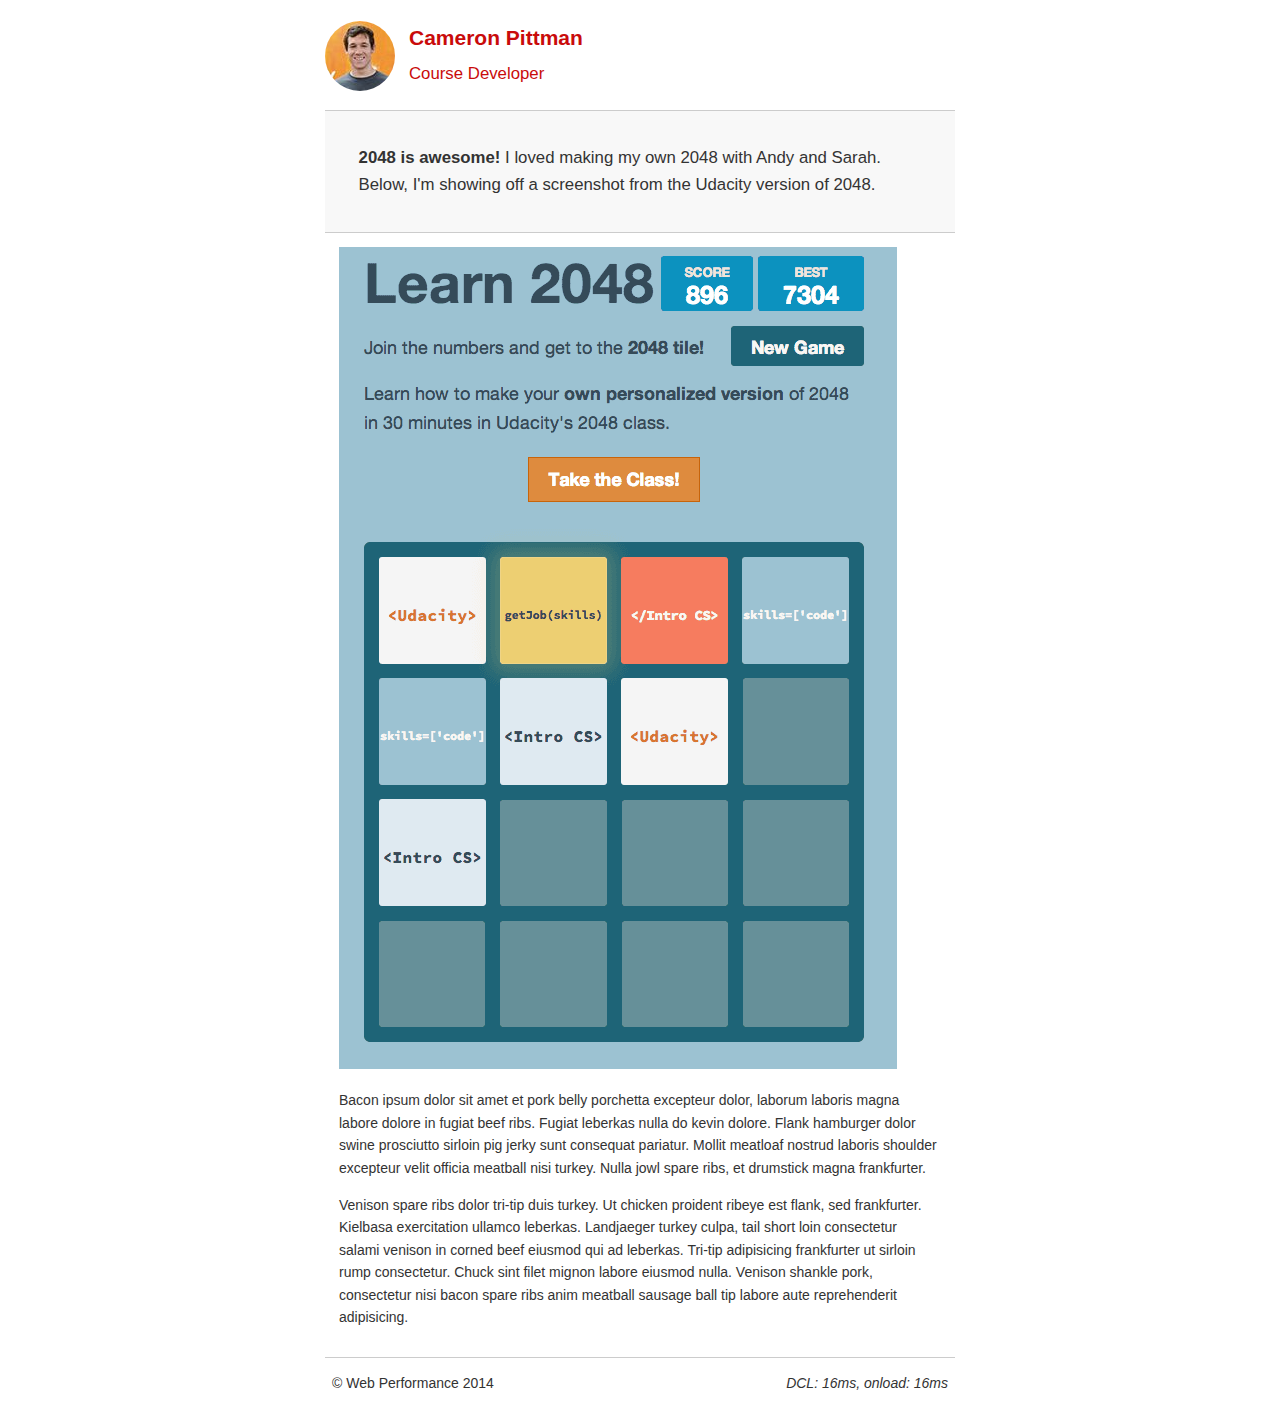
<file: project-2048.html>
<!DOCTYPE html><html lang="en"> <head> <meta charset="utf-8"> <meta name="viewport" content="width=device-width, initial-scale=1"> <meta name="description" content=" FILL ME IN "> <meta name="author" content=" FILL ME IN "> <title>Cameron Pittman: Portfolio</title> <link href="css/style.css" rel="stylesheet"> <link href="css/print.css" rel="stylesheet"> <script>(function(w,g){w['GoogleAnalyticsObject']=g; w[g]=w[g]||function(){(w[g].q=w[g].q||[]).push(arguments)};w[g].l=1*new Date();})(window,'ga'); // Optional TODO: replace with your Google Analytics profile ID. ga('create', 'UA-XXXX-Y'); ga('send', 'pageview'); </script> <script src="//www.google-analytics.com/analytics.js"></script> <script src="js/perfmatters.js"></script> </head> <body> <header> <a href="/"><img src="img/profilepic.jpg"></a> <p>Cameron Pittman<br><span>Course Developer</span></p></header> <div class="container"> <div class="hero"> <strong>2048 is awesome!</strong> I loved making my own 2048 with Andy and Sarah. Below, I'm showing off a screenshot from the Udacity version of 2048. </div><div class="content"> <img class="img-responsive" src="img/2048.png"> <p>Bacon ipsum dolor sit amet et pork belly porchetta excepteur dolor, laborum laboris magna labore dolore in fugiat beef ribs. Fugiat leberkas nulla do kevin dolore. Flank hamburger dolor swine prosciutto sirloin pig jerky sunt consequat pariatur. Mollit meatloaf nostrud laboris shoulder excepteur velit officia meatball nisi turkey. Nulla jowl spare ribs, et drumstick magna frankfurter.</p><p>Venison spare ribs dolor tri-tip duis turkey. Ut chicken proident ribeye est flank, sed frankfurter. Kielbasa exercitation ullamco leberkas. Landjaeger turkey culpa, tail short loin consectetur salami venison in corned beef eiusmod qui ad leberkas. Tri-tip adipisicing frankfurter ut sirloin rump consectetur. Chuck sint filet mignon labore eiusmod nulla. Venison shankle pork, consectetur nisi bacon spare ribs anim meatball sausage ball tip labore aute reprehenderit adipisicing.</p></div><footer> <p>&copy; Web Performance 2014 <span id="crp-stats"></span></p></footer> </body></html>
</file>
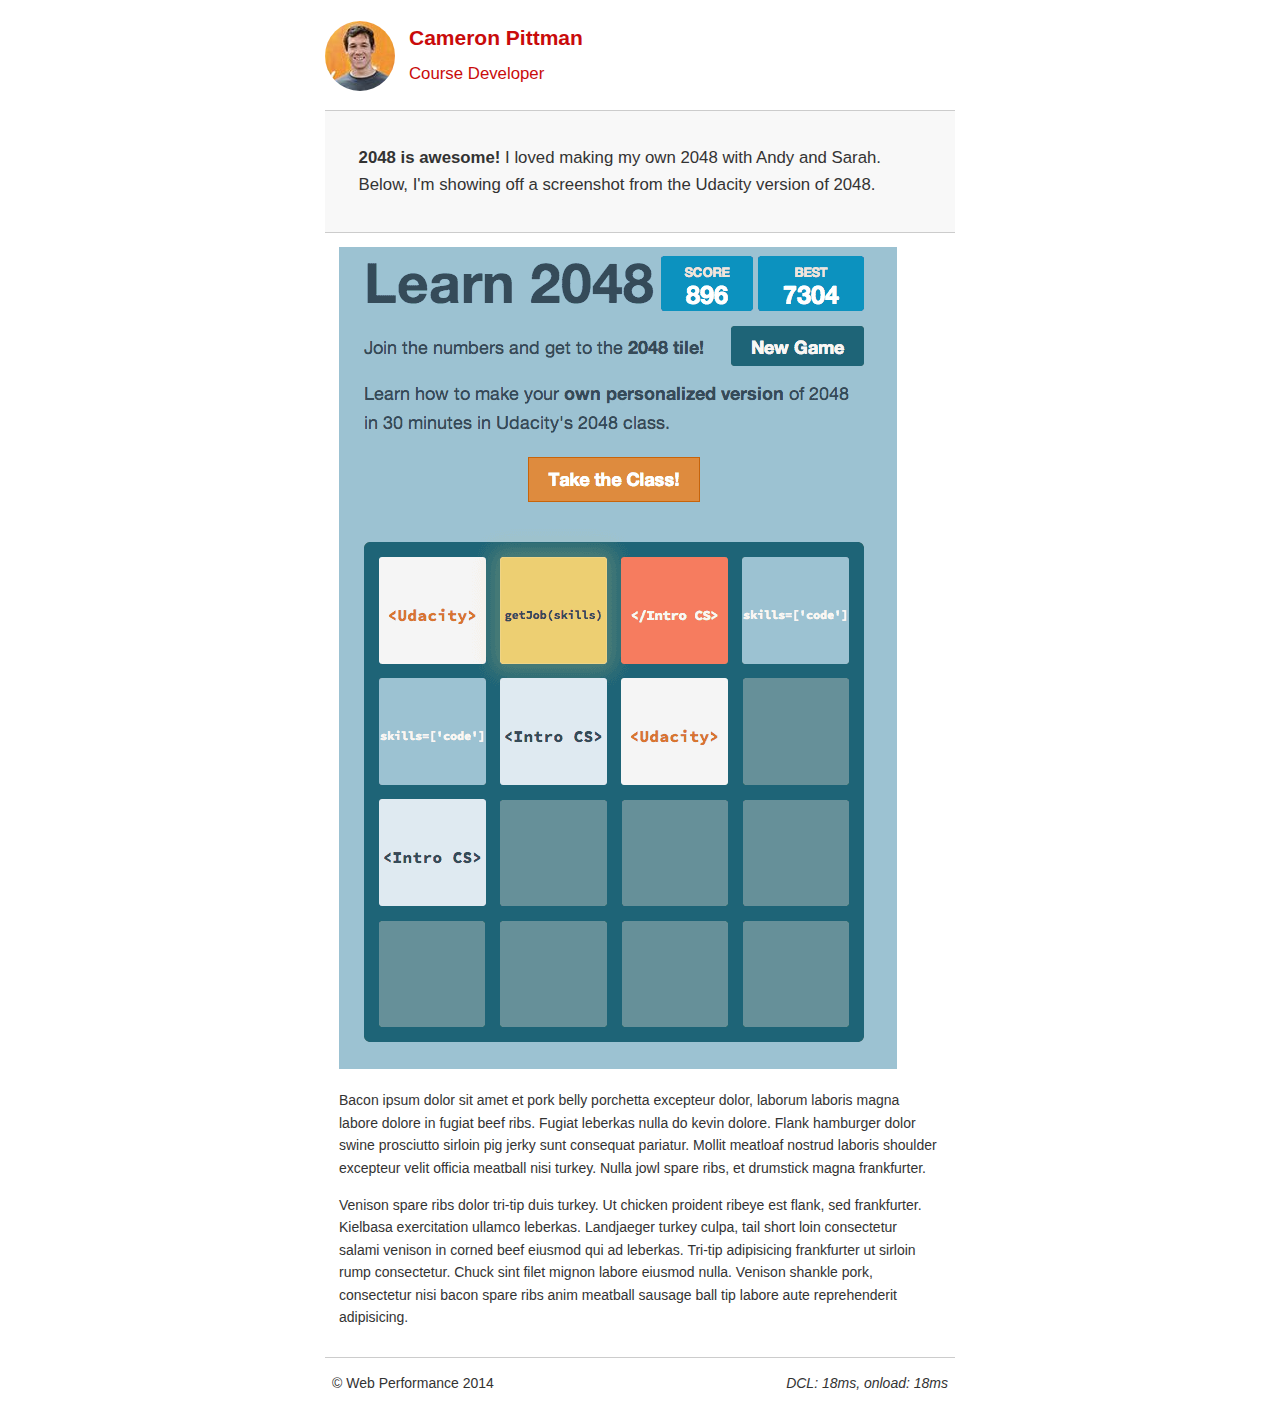
<file: project-2048.nomin.html>
<!DOCTYPE html>
<html lang="en">
  <head>
    <meta charset="utf-8">
    <meta name="viewport" content="width=device-width, initial-scale=1">
    <meta name="description" content=" FILL ME IN ">
    <meta name="author" content=" FILL ME IN ">
    <title>Cameron Pittman: Portfolio</title>

    <!-- Hmm, what is the impact of web fonts on speed? Measure it... -->
    <!-- <link href="//fonts.googleapis.com/css?family=Open+Sans:400,700" rel="stylesheet"> -->

    <link href="css/style.css" rel="stylesheet">
    <link href="css/print.css" rel="stylesheet">

    <script>
      (function(w,g){w['GoogleAnalyticsObject']=g;
      w[g]=w[g]||function(){(w[g].q=w[g].q||[]).push(arguments)};w[g].l=1*new Date();})(window,'ga');

      // Optional TODO: replace with your Google Analytics profile ID.
      ga('create', 'UA-XXXX-Y');
      ga('send', 'pageview');
    </script>
    <script src="//www.google-analytics.com/analytics.js"></script>
    <script src="js/perfmatters.js"></script>
  </head>

  <body>
    <header>
      <a href="/"><img src="img/profilepic.jpg"></a>
      <p>Cameron Pittman<br><span>Course Developer</span></p>
    </header>

    <div class="container">
      <div class="hero">
        <strong>2048 is awesome!</strong> I loved making my own 2048 with Andy and Sarah. Below, I'm showing off a screenshot from the Udacity version of 2048.
      </div>

      <div class="content">

        <img class="img-responsive" src="img/2048.png">

        <p>Bacon ipsum dolor sit amet et pork belly porchetta excepteur dolor, laborum laboris magna labore dolore in fugiat beef ribs. Fugiat leberkas nulla do kevin dolore. Flank hamburger dolor swine prosciutto sirloin pig jerky sunt consequat pariatur. Mollit meatloaf nostrud laboris shoulder excepteur velit officia meatball nisi turkey. Nulla jowl spare ribs, et drumstick magna frankfurter.</p>

        <p>Venison spare ribs dolor tri-tip duis turkey. Ut chicken proident ribeye est flank, sed frankfurter. Kielbasa exercitation ullamco leberkas. Landjaeger turkey culpa, tail short loin consectetur salami venison in corned beef eiusmod qui ad leberkas. Tri-tip adipisicing frankfurter ut sirloin rump consectetur. Chuck sint filet mignon labore eiusmod nulla. Venison shankle pork, consectetur nisi bacon spare ribs anim meatball sausage ball tip labore aute reprehenderit adipisicing.</p>

    </div>

    <footer>
      <p>&copy; Web Performance 2014 <span id="crp-stats"></span></p>
    </footer>
  </body>
</html>
</file>
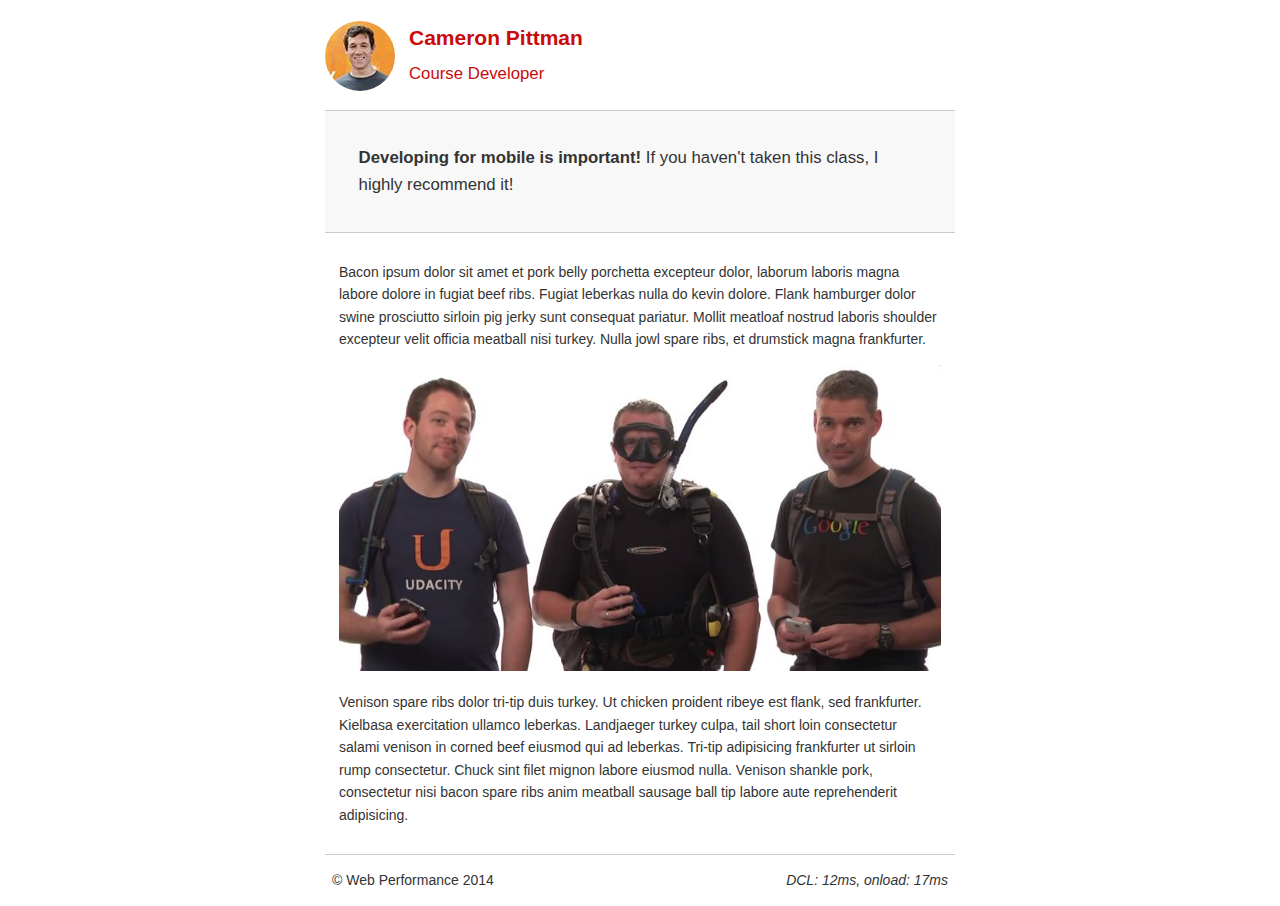
<file: project-mobile.html>
<!DOCTYPE html><html lang="en"> <head> <meta charset="utf-8"> <meta name="viewport" content="width=device-width, initial-scale=1"> <meta name="description" content=" FILL ME IN "> <meta name="author" content=" FILL ME IN "> <title>Cameron Pitman: Portfolio</title> <link href="css/style.css" rel="stylesheet"> <link href="css/print.css" rel="stylesheet"> <script>(function(w,g){w['GoogleAnalyticsObject']=g; w[g]=w[g]||function(){(w[g].q=w[g].q||[]).push(arguments)};w[g].l=1*new Date();})(window,'ga'); // Optional TODO: replace with your Google Analytics profile ID. ga('create', 'UA-XXXX-Y'); ga('send', 'pageview'); </script> <script src="http://www.google-analytics.com/analytics.js"></script> <script async src="js/perfmatters.js"></script> </head> <body> <header> <a href="/"><img src="img/profilepic.jpg"></a> <p>Cameron Pittman<br><span>Course Developer</span></p></header> <div class="container"> <div class="hero"> <strong>Developing for mobile is important!</strong> If you haven't taken this class, I highly recommend it! </div><div class="content"> <p>Bacon ipsum dolor sit amet et pork belly porchetta excepteur dolor, laborum laboris magna labore dolore in fugiat beef ribs. Fugiat leberkas nulla do kevin dolore. Flank hamburger dolor swine prosciutto sirloin pig jerky sunt consequat pariatur. Mollit meatloaf nostrud laboris shoulder excepteur velit officia meatball nisi turkey. Nulla jowl spare ribs, et drumstick magna frankfurter.</p><img src="img/mobilewebdev.jpg"> <p>Venison spare ribs dolor tri-tip duis turkey. Ut chicken proident ribeye est flank, sed frankfurter. Kielbasa exercitation ullamco leberkas. Landjaeger turkey culpa, tail short loin consectetur salami venison in corned beef eiusmod qui ad leberkas. Tri-tip adipisicing frankfurter ut sirloin rump consectetur. Chuck sint filet mignon labore eiusmod nulla. Venison shankle pork, consectetur nisi bacon spare ribs anim meatball sausage ball tip labore aute reprehenderit adipisicing.</p></div><footer> <p>&copy; Web Performance 2014 <span id="crp-stats"></span></p></footer> </body></html>
</file>
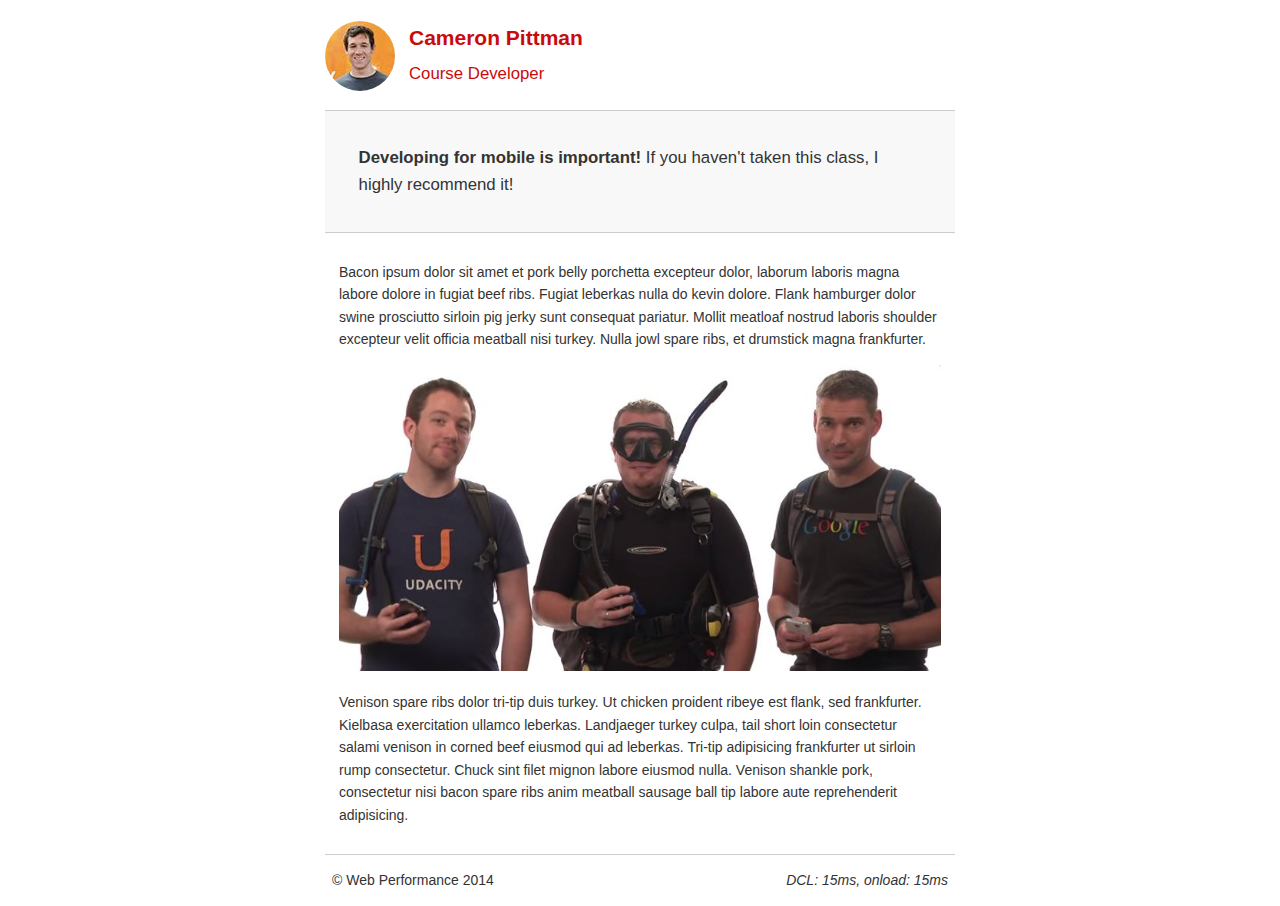
<file: project-mobile.nomin.html>
<!DOCTYPE html>
<html lang="en">
  <head>
    <meta charset="utf-8">
    <meta name="viewport" content="width=device-width, initial-scale=1">
    <meta name="description" content=" FILL ME IN ">
    <meta name="author" content=" FILL ME IN ">
    <title>Cameron Pitman: Portfolio</title>

    <!-- Hmm, what is the impact of web fonts on speed? Measure it... -->
    <!-- <link href="//fonts.googleapis.com/css?family=Open+Sans:400,700" rel="stylesheet"> -->

    <link href="css/style.css" rel="stylesheet">
    <link href="css/print.css" rel="stylesheet">

    <script>
      (function(w,g){w['GoogleAnalyticsObject']=g;
      w[g]=w[g]||function(){(w[g].q=w[g].q||[]).push(arguments)};w[g].l=1*new Date();})(window,'ga');

      // Optional TODO: replace with your Google Analytics profile ID.
      ga('create', 'UA-XXXX-Y');
      ga('send', 'pageview');
    </script>
    <script src="http://www.google-analytics.com/analytics.js"></script>
    <script async src="js/perfmatters.js"></script>
  </head>

  <body>
    <header>
      <a href="/"><img src="img/profilepic.jpg"></a>
      <p>Cameron Pittman<br><span>Course Developer</span></p>
    </header>

    <div class="container">
      <div class="hero">
        <strong>Developing for mobile is important!</strong> If you haven't taken this class, I highly recommend it!
      </div>

      <div class="content">

        <p>Bacon ipsum dolor sit amet et pork belly porchetta excepteur dolor, laborum laboris magna labore dolore in fugiat beef ribs. Fugiat leberkas nulla do kevin dolore. Flank hamburger dolor swine prosciutto sirloin pig jerky sunt consequat pariatur. Mollit meatloaf nostrud laboris shoulder excepteur velit officia meatball nisi turkey. Nulla jowl spare ribs, et drumstick magna frankfurter.</p>

        <img src="img/mobilewebdev.jpg">

        <p>Venison spare ribs dolor tri-tip duis turkey. Ut chicken proident ribeye est flank, sed frankfurter. Kielbasa exercitation ullamco leberkas. Landjaeger turkey culpa, tail short loin consectetur salami venison in corned beef eiusmod qui ad leberkas. Tri-tip adipisicing frankfurter ut sirloin rump consectetur. Chuck sint filet mignon labore eiusmod nulla. Venison shankle pork, consectetur nisi bacon spare ribs anim meatball sausage ball tip labore aute reprehenderit adipisicing.</p>

    </div>

    <footer>
      <p>&copy; Web Performance 2014 <span id="crp-stats"></span></p>
    </footer>
  </body>
</html>
</file>
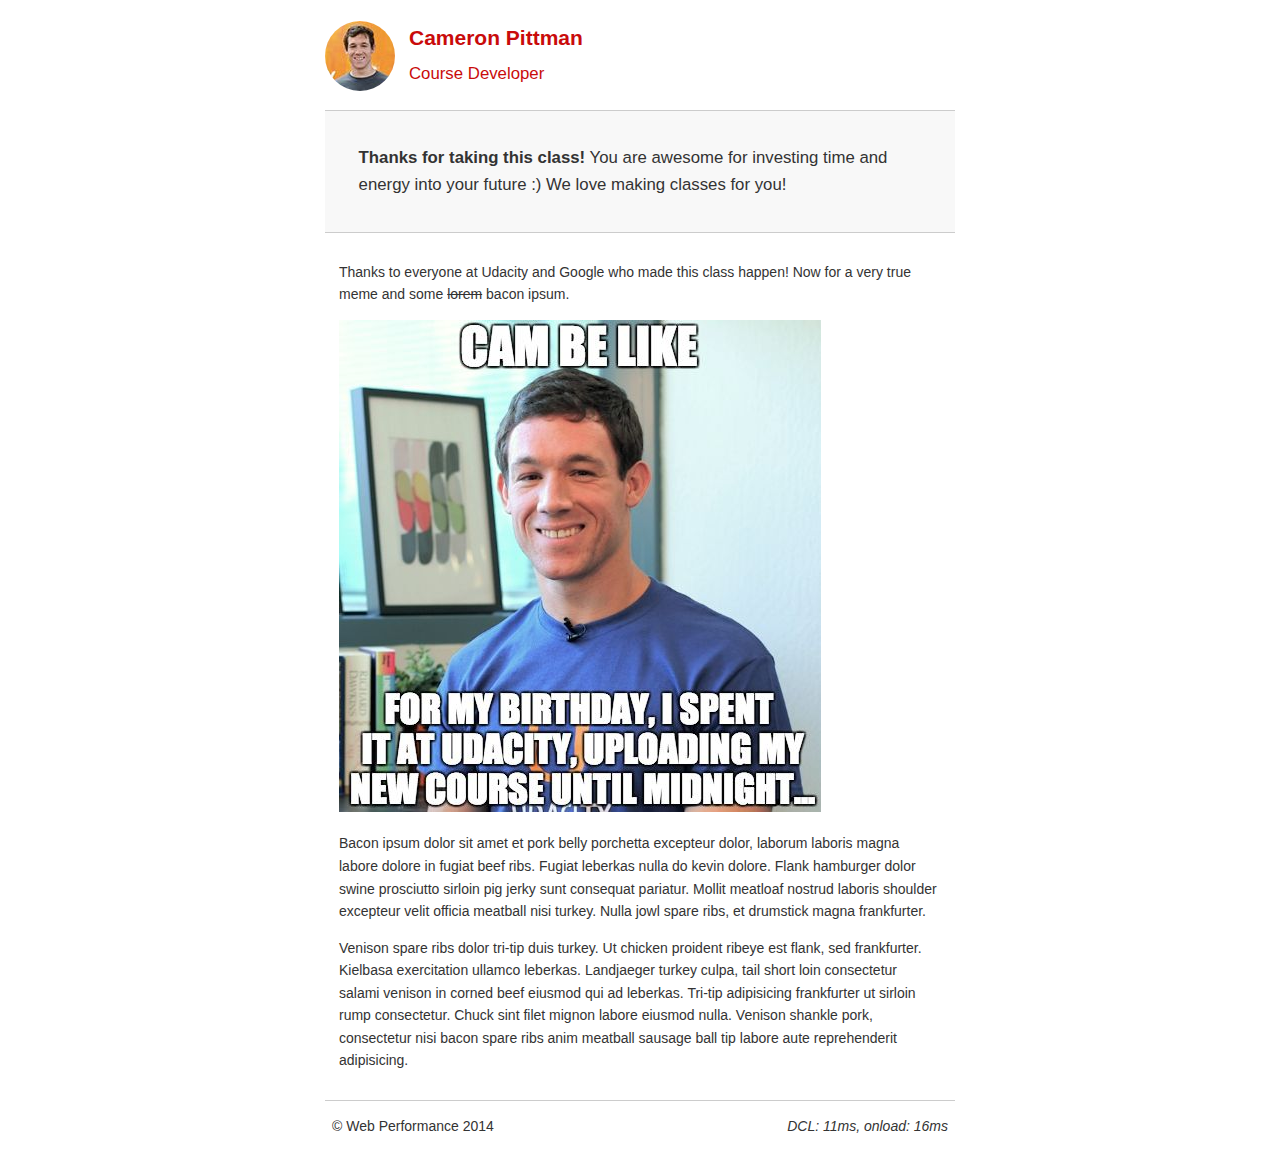
<file: project-webperf.html>
<!DOCTYPE html><html lang="en"> <head> <meta charset="utf-8"> <meta name="viewport" content="width=device-width, initial-scale=1"> <meta name="description" content=" FILL ME IN "> <meta name="author" content=" FILL ME IN "> <title>Cameron Pittman: Portfolio</title> <link href="css/style.css" rel="stylesheet"> <link href="css/print.css" rel="stylesheet"> <script>(function(w,g){w['GoogleAnalyticsObject']=g; w[g]=w[g]||function(){(w[g].q=w[g].q||[]).push(arguments)};w[g].l=1*new Date();})(window,'ga'); // Optional TODO: replace with your Google Analytics profile ID. ga('create', 'UA-XXXX-Y'); ga('send', 'pageview'); </script> <script src="http://www.google-analytics.com/analytics.js"></script> <script async src="js/perfmatters.js"></script> </head> <body> <header> <a href="/"><img src="img/profilepic.jpg"></a> <p>Cameron Pittman<br><span>Course Developer</span></p></header> <div class="container"> <div class="hero"> <strong>Thanks for taking this class!</strong> You are awesome for investing time and energy into your future :) We love making classes for you! </div><div class="content"> <p>Thanks to everyone at Udacity and Google who made this class happen! Now for a very true meme and some <strike>lorem</strike> bacon ipsum.</p><img src="img/cam_be_like.jpg"> <p>Bacon ipsum dolor sit amet et pork belly porchetta excepteur dolor, laborum laboris magna labore dolore in fugiat beef ribs. Fugiat leberkas nulla do kevin dolore. Flank hamburger dolor swine prosciutto sirloin pig jerky sunt consequat pariatur. Mollit meatloaf nostrud laboris shoulder excepteur velit officia meatball nisi turkey. Nulla jowl spare ribs, et drumstick magna frankfurter.</p><p>Venison spare ribs dolor tri-tip duis turkey. Ut chicken proident ribeye est flank, sed frankfurter. Kielbasa exercitation ullamco leberkas. Landjaeger turkey culpa, tail short loin consectetur salami venison in corned beef eiusmod qui ad leberkas. Tri-tip adipisicing frankfurter ut sirloin rump consectetur. Chuck sint filet mignon labore eiusmod nulla. Venison shankle pork, consectetur nisi bacon spare ribs anim meatball sausage ball tip labore aute reprehenderit adipisicing.</p></div><footer> <p>&copy; Web Performance 2014 <span id="crp-stats"></span></p></footer> </body></html>
</file>
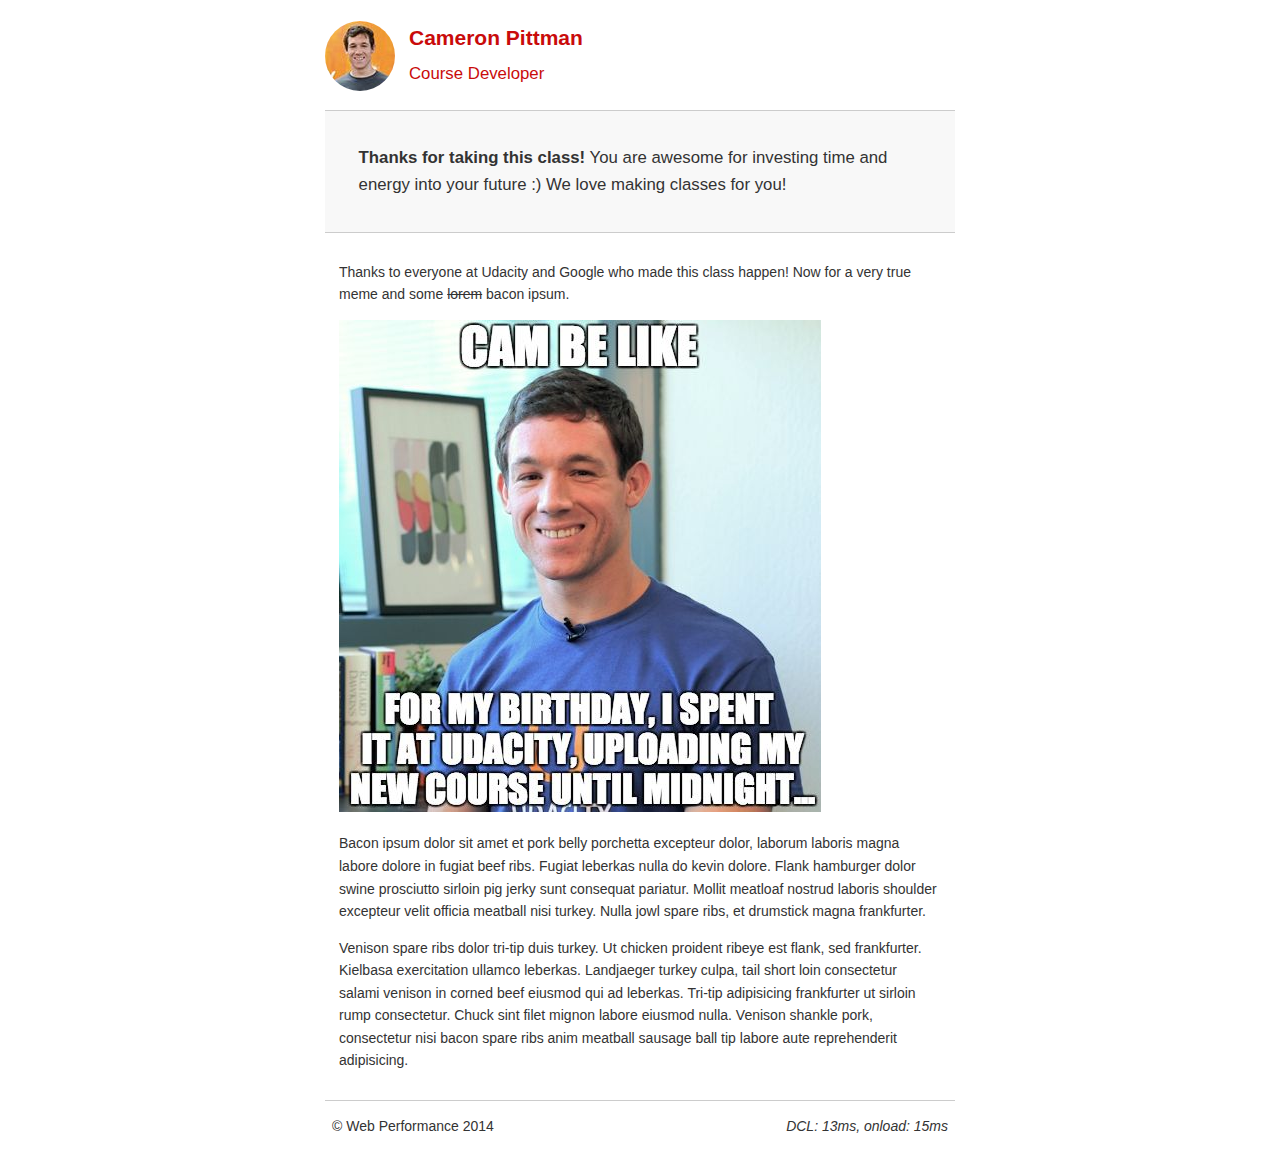
<file: project-webperf.nomin.html>
<!DOCTYPE html>
<html lang="en">
  <head>
    <meta charset="utf-8">
    <meta name="viewport" content="width=device-width, initial-scale=1">
    <meta name="description" content=" FILL ME IN ">
    <meta name="author" content=" FILL ME IN ">
    <title>Cameron Pittman: Portfolio</title>

    <!-- Hmm, what is the impact of web fonts on speed? Measure it... -->
    <!-- <link href="//fonts.googleapis.com/css?family=Open+Sans:400,700" rel="stylesheet"> -->

    <link href="css/style.css" rel="stylesheet">
    <link href="css/print.css" rel="stylesheet">

    <script>
      (function(w,g){w['GoogleAnalyticsObject']=g;
      w[g]=w[g]||function(){(w[g].q=w[g].q||[]).push(arguments)};w[g].l=1*new Date();})(window,'ga');

      // Optional TODO: replace with your Google Analytics profile ID.
      ga('create', 'UA-XXXX-Y');
      ga('send', 'pageview');
    </script>
    <script src="http://www.google-analytics.com/analytics.js"></script>
    <script async src="js/perfmatters.js"></script>
  </head>

  <body>
    <header>
      <a href="/"><img src="img/profilepic.jpg"></a>
      <p>Cameron Pittman<br><span>Course Developer</span></p>
    </header>

    <div class="container">
      <div class="hero">
        <strong>Thanks for taking this class!</strong> You are awesome for investing time and energy into your future :) We love making classes for you!
      </div>

      <div class="content">

        <p>Thanks to everyone at Udacity and Google who made this class happen! Now for a very true meme and some <strike>lorem</strike> bacon ipsum.</p>

        <img src="img/cam_be_like.jpg">

        <p>Bacon ipsum dolor sit amet et pork belly porchetta excepteur dolor, laborum laboris magna labore dolore in fugiat beef ribs. Fugiat leberkas nulla do kevin dolore. Flank hamburger dolor swine prosciutto sirloin pig jerky sunt consequat pariatur. Mollit meatloaf nostrud laboris shoulder excepteur velit officia meatball nisi turkey. Nulla jowl spare ribs, et drumstick magna frankfurter.</p>

        <p>Venison spare ribs dolor tri-tip duis turkey. Ut chicken proident ribeye est flank, sed frankfurter. Kielbasa exercitation ullamco leberkas. Landjaeger turkey culpa, tail short loin consectetur salami venison in corned beef eiusmod qui ad leberkas. Tri-tip adipisicing frankfurter ut sirloin rump consectetur. Chuck sint filet mignon labore eiusmod nulla. Venison shankle pork, consectetur nisi bacon spare ribs anim meatball sausage ball tip labore aute reprehenderit adipisicing.</p>

    </div>

    <footer>
      <p>&copy; Web Performance 2014 <span id="crp-stats"></span></p>
    </footer>
  </body>
</html>
</file>
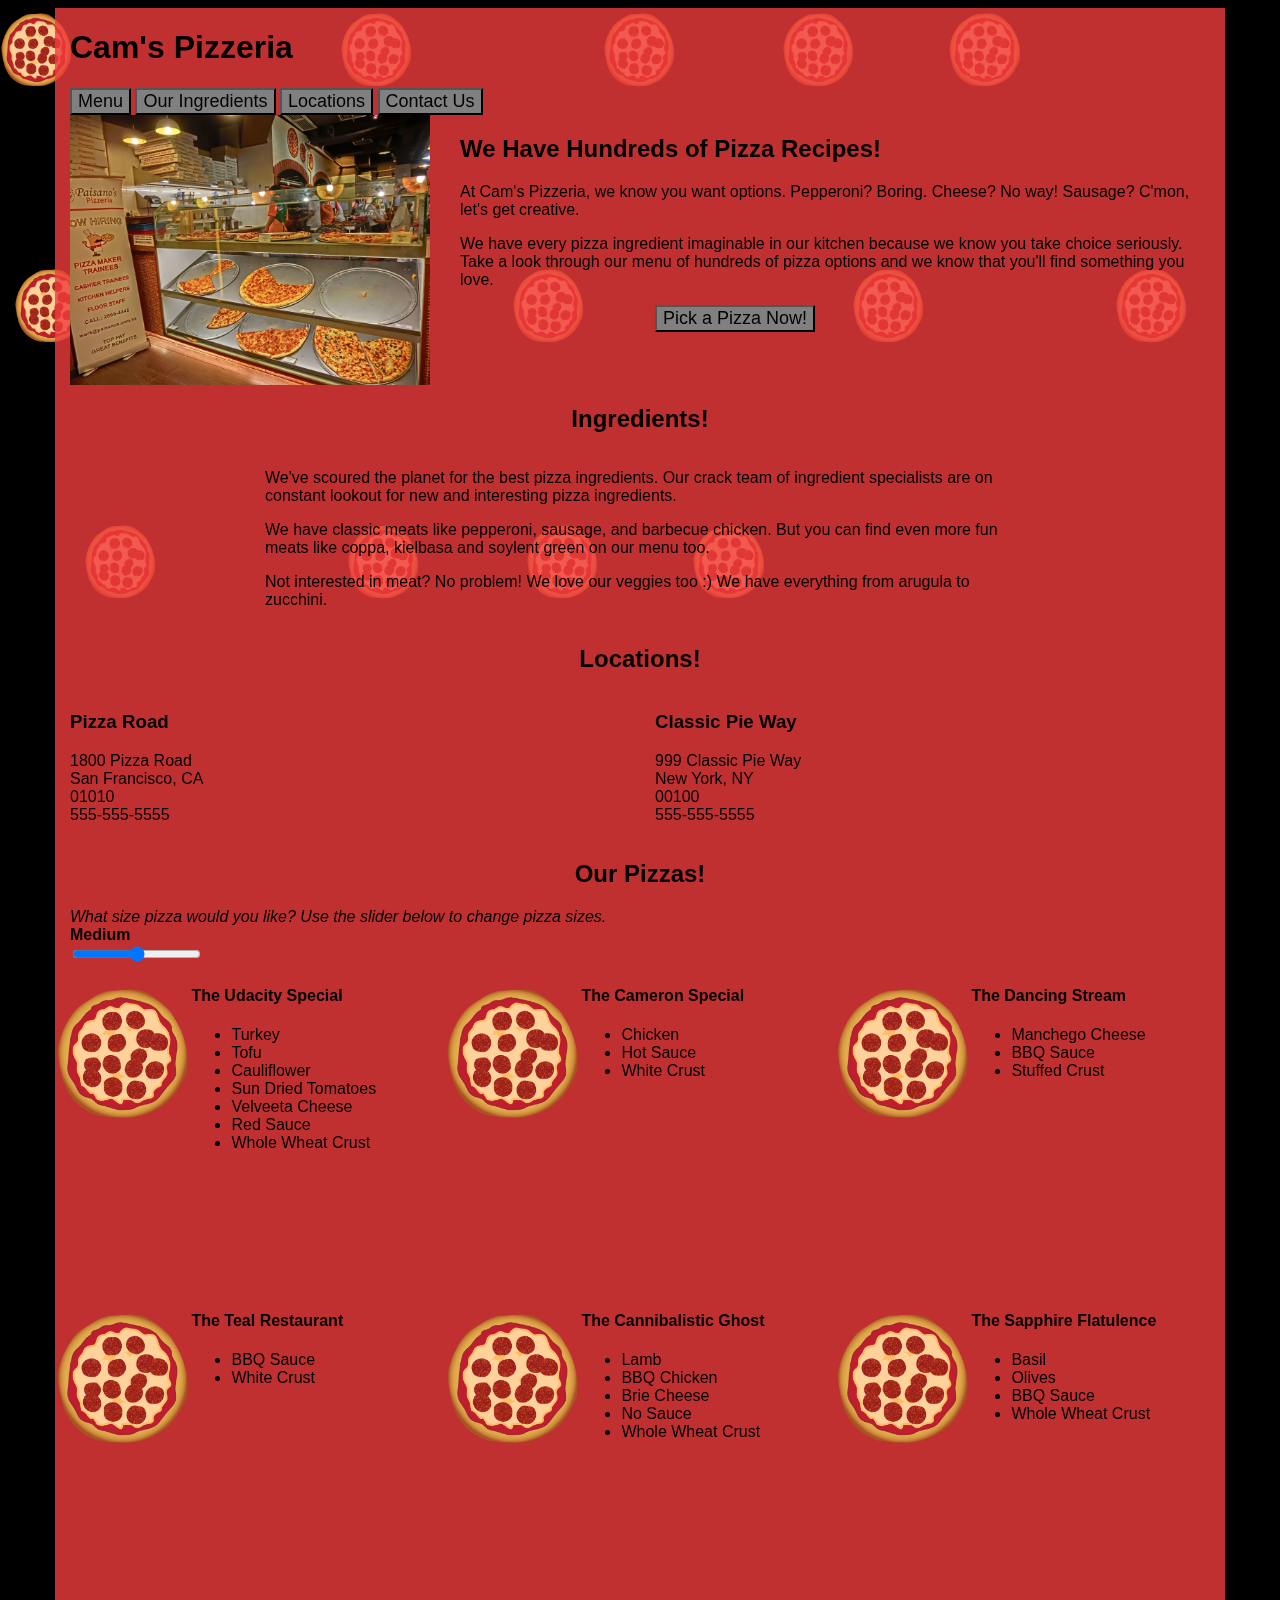
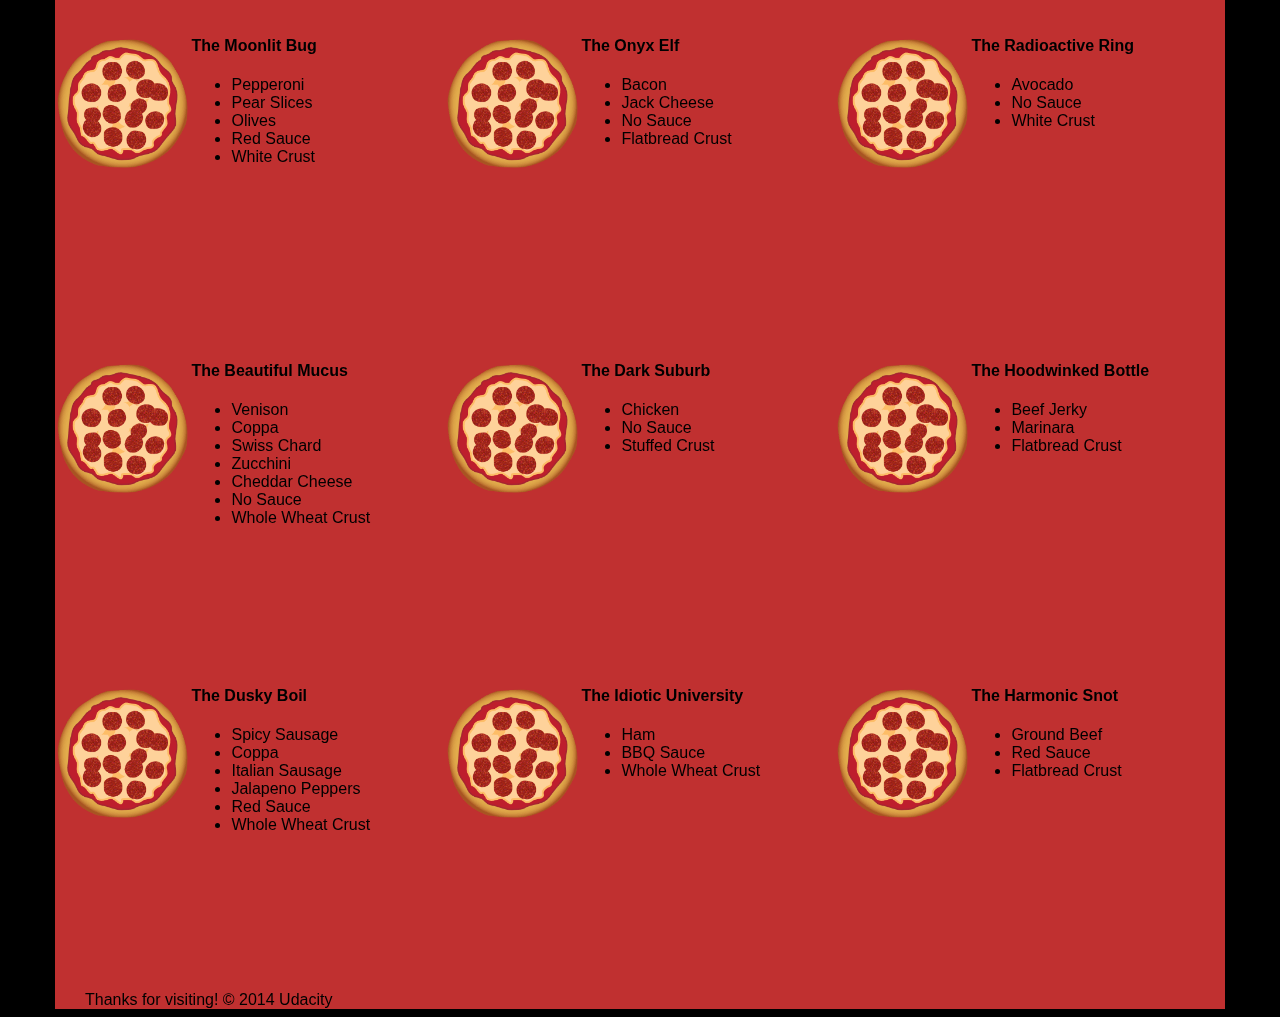
<file: views/pizza.html>
<!DOCTYPE HTML>
<html>
<head>
  <link rel="stylesheet" href="css/style.css">
  <link rel="stylesheet" href="css/bootstrap-grid.min.css">
</head>

<body>
  <div class="container">
    <div id="header" class="row">
      <div class="col-md-6">
        <div class="row">
          <div class="col-md-12">
            <h1>Cam's Pizzeria</h1>
            <div class="row">
              <div id="menu" class="col-md-12">
                <form action="#randomPizzas">
                  <input type="submit" value="Menu">
                </form>
                <form action="#ingredients">
                  <input type="submit" value="Our Ingredients">
                </form>
                <form action="#locations">
                  <input type="submit" value="Locations">
                </form>
                <form action="#" onsubmit="alert('Thanks for clicking! This button doesn\'t do anything because this is a fake pizzeria :\)')">
                  <input type="submit" value="Contact Us">
                </form>
              </div>
            </div>
          </div>
        </div>
      </div>
      <div id="movingPizzas1" class="col-md-6">
      </div>
    </div>
    <div id="callToAction" class="row">
      <div class="col-md-4">
        <img src="images/pizzeria.webp" class="img-responsive"> <!-- Image credit to: http://commons.wikimedia.org/wiki/File:HK_TST_night_%E5%98%89%E8%98%AD%E9%81%93_Granville_Road_restaurant_Paisano's_Pizzeria_pizza_Dec-2013.JPG -->
      </div>
      <div class="col-md-8">
        <div class="row">
          <div class="col-md-12">
            <h2>We Have Hundreds of Pizza Recipes!</h2>
            <p>At Cam's Pizzeria, we know you want options. Pepperoni? Boring. Cheese? No way! Sausage? C'mon, let's get creative.</p>

            <p>We have every pizza ingredient imaginable in our kitchen because we know you take choice seriously. Take a look through our menu of hundreds of pizza options and we know that you'll find something you love.</p>
          </div>
        </div>
        <div class="row">
          <div class="col-md-6 col-md-push-3">
            <form action="#randomPizzas">
              <input type="submit" value="Pick a Pizza Now!">
            </form>
          </div>
        </div>
      </div>
    </div>
    <div id="ingredients" class="row">
      <div class="col-md-8 col-md-push-2">
        <div class="row">
          <div class="col-md-12 centered">
            <h2>Ingredients!</h2>
          </div>
        </div>
        <div class="row">
          <div class="col-md-12">
            <p>We've scoured the planet for the best pizza ingredients. Our crack team of ingredient specialists are on constant lookout for new and interesting pizza ingredients.</p>

            <p>We have classic meats like pepperoni, sausage, and barbecue chicken. But you can find even more fun meats like coppa, kielbasa and soylent green on our menu too.</p>

            <p>Not interested in meat? No problem! We love our veggies too :) We have everything from arugula to zucchini.</p>
          </div>
        </div>
      </div>
    </div>
    <div id="locations" class="row">
      <div class="col-md-12">
        <h2 style="text-align: center">Locations!</h2>
        <div class="row">
          <div class="col-md-6">
            <h3>Pizza Road</h3>
            <p>1800 Pizza Road<br>San Francisco, CA<br>01010<br>555-555-5555</p>
          </div>
          <div class="col-md-6">
            <h3>Classic Pie Way</h3>
            <p>999 Classic Pie Way<br>New York, NY<br>00100<br>555-555-5555</p>
          </div>
        </div>
      </div>
    </div>
    <div id="pizzaGenerator" class="row">
      <div class="col-md-12">
        <h2 style="text-align: center">Our Pizzas!</h2>
        <div class="row">
          <div class="col-md-12">
            <em>What size pizza would you like? Use the slider below to change pizza sizes.</em>
          </div>
          <div id="pizzaSize" class="col-md-6">Medium</div>
          <div class="col-md-12">
            <input id="sizeSlider" type="range" min="1" max="3" value="2" step="1" onchange="resizePizzas(this.value)"></input>
          </div>
        </div>
        <div id="randomPizzas" class="row">
          <div id="pizza0" class="randomPizzaContainer" style="width:33.33%; height: 325px;">
            <div style="width:35%">
              <img src="images/pizza.png" class="img-responsive">
            </div>
            <div style="width:65%">
              <h4>The Udacity Special</h4>
              <ul>
                <li>Turkey</li>
                <li>Tofu</li>
                <li>Cauliflower</li>
                <li>Sun Dried Tomatoes</li>
                <li>Velveeta Cheese</li>
                <li>Red Sauce</li>
                <li>Whole Wheat Crust</li>
              </ul>
            </div>
          </div>
          <div id="pizza1" class="randomPizzaContainer" style="width:33.33%; height: 325px;">
            <div style="width:35%">
              <img src="images/pizza.png" class="img-responsive">
            </div>
            <div style="width:65%">
              <h4>The Cameron Special</h4>
              <ul>
                <li>Chicken</li>
                <li>Hot Sauce</li>
                <li>White Crust</li>
              </ul>
            </div>
          </div>
        </div>
      </div>
    </div>
    <div id="footer" class="col-md-12">Thanks for visiting! &copy; 2014 Udacity</div>
  </div>
  <script type="text/javascript" src="js/main.js"></script>
</body>

</html>
</html>
</file>
<file: css/style.css>
html{font-size: 100%; overflow-y: scroll; -webkit-tap-highlight-color: rgba(0,0,0,0); -ms-text-size-adjust: 100%; -webkit-text-size-adjust: none;}
body { margin: 0; font-size: 14px; line-height: 1.61; font-weight: 400; }
body, button, input, select, textarea { font-family: 'Open Sans', sans-serif; color: #333; }
a { color: #12C; }
a:visited { color: #61C; }
a:focus { outline: thin dotted; }
a:hover, a:active { color: #c00; outline: 0; }
b, strong { font-weight: bold; }
pre, code { font-family: monospace, monospace; font-size: 1em; }
ul, ol { margin: 1em 0; padding: 0 0 0 20px; }
img { border: 0; max-width: 100%; }
body { background: #fff; }
header, footer, .container { max-width: 45em; margin: 0 auto; }
header { padding: 0 0.5em; color: #C90B0B; }
header img { border-radius: 40px; float: left; }
header p { font-size:1.5em; font-weight: bold; padding-left: 4em;}
header p span { font-size: 0.8em; font-weight: normal;}
.hero{padding: 2em; background-color: #f8f8f8; font-size:1.2em; border-bottom: 1px solid #ccc; border-top: 1px solid #ccc;}
.content { padding: 1em 1em; }
.content li { list-style-type: none; font-size: 1.1em;}
li img { float:left; padding-right: 1em; }
li p { font-size: 0.9em; font-style: italic; }
footer{padding: 0 0.5em; border-top: 1px solid #ccc;}
footer span { float: right; font-style: italic; }
</file>
<file: css/print.css>
@media print {
  * { background: transparent !important; color: black !important; text-shadow: none !important; filter:none !important; -ms-filter: none !important; }
  a, a:visited { color: #444 !important; text-decoration: underline; }
  a[href]:after { content: " (" attr(href) ")"; }
  tr, img { page-break-inside: avoid; }
  img { max-width: 100% !important; }
  @page { margin: 0.5cm; }
  p, h2, h3 { orphans: 3; widows: 3; }
  h2, h3{ page-break-after: avoid; }
}
</file>
<file: views/css/style.css>
/** {
  outline: 1px solid red !important;
}*/
* {
  -webkit-box-sizing: border-box;
  -moz-box-sizing: border-box;
  -box-sizing: border-box;
}

body {
  font-family: "Trebuchet MS", Helvetica, sans-serif;
  background: black;
}

input {
  background: grey;
  font-size: 18px;
}

form {
  display: inline-block;
}

.centered {
  text-align: center;
}

#pizzaSize {
  font-weight: 800;
}

.mover {
  position: fixed;
  width: 256px;
  z-index: -1;
}

.randomPizzaContainer {
  float: left;
  display: flex;
}

.randomPizzaContainer:after {
  content: "";
  display: table;
  clear:both;
}

 .container {
  background-color: rgba(240, 60, 60, 0.8);
}
</file>
